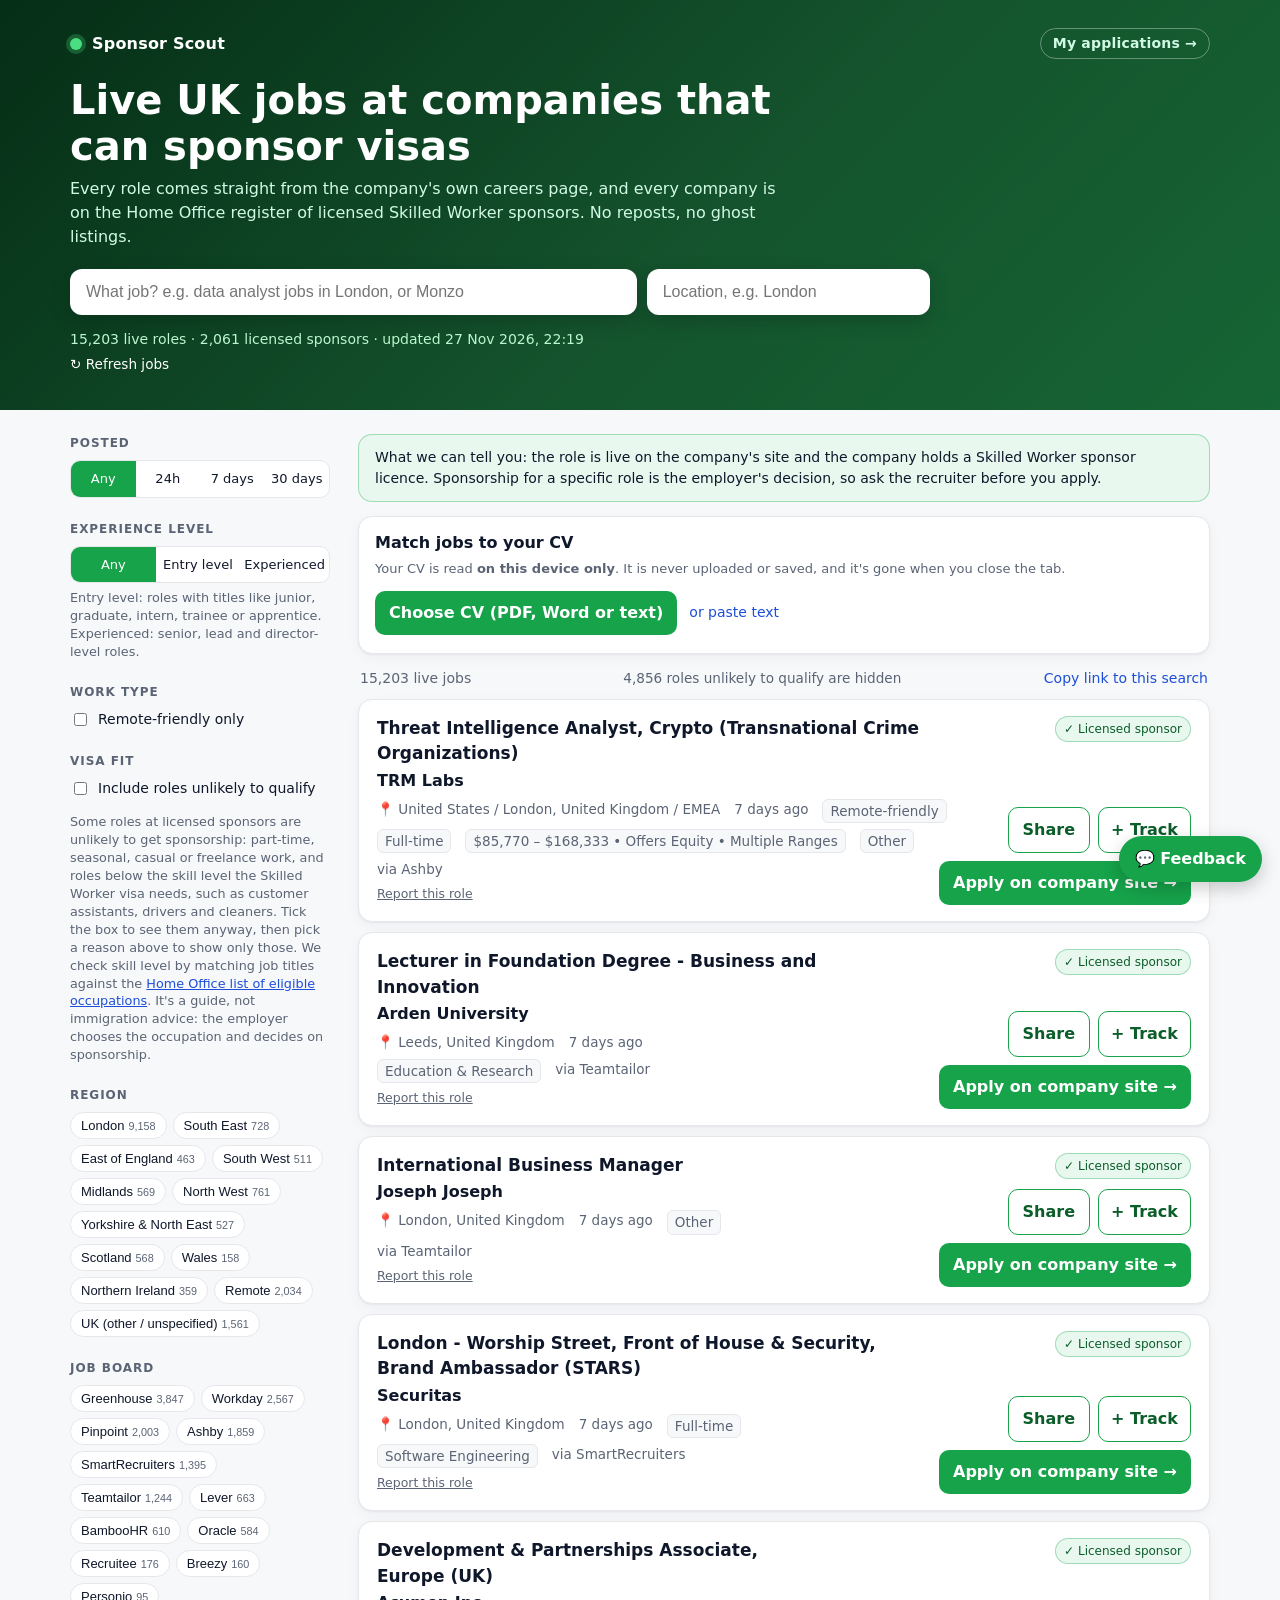
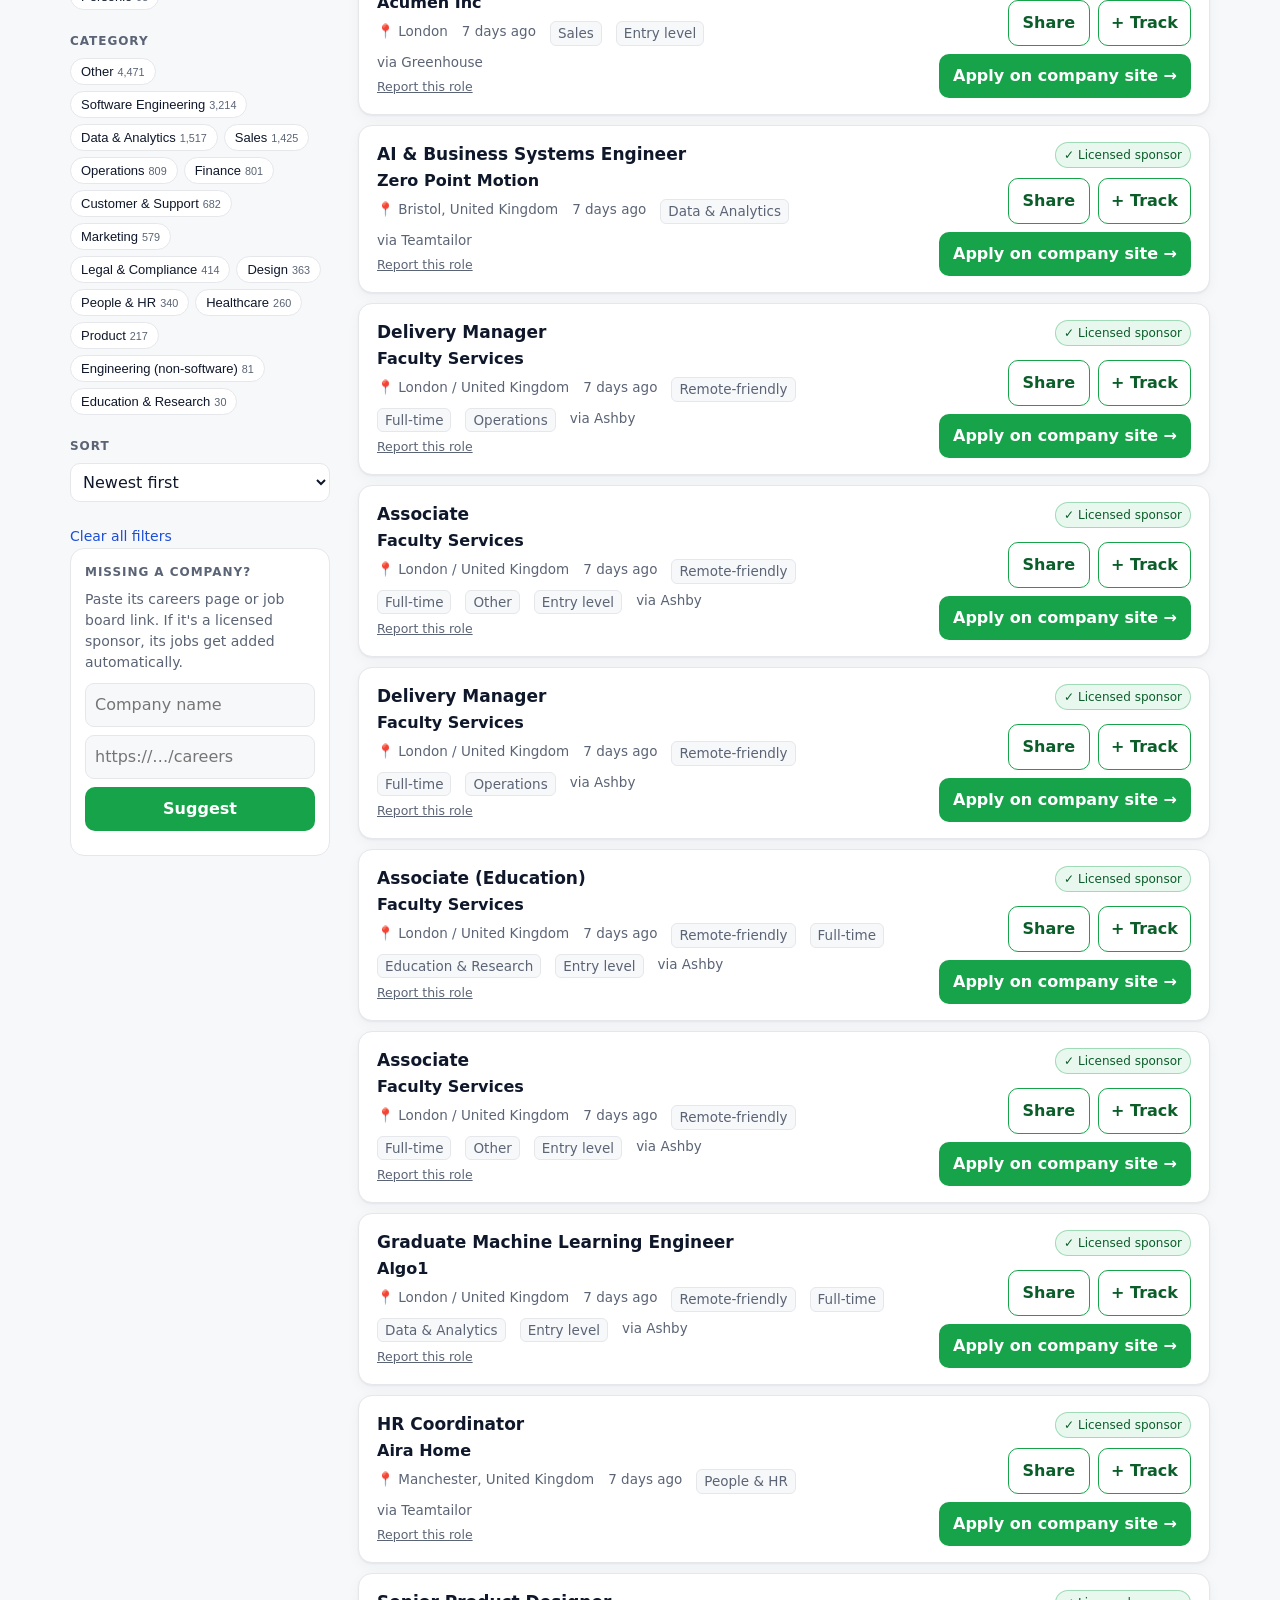
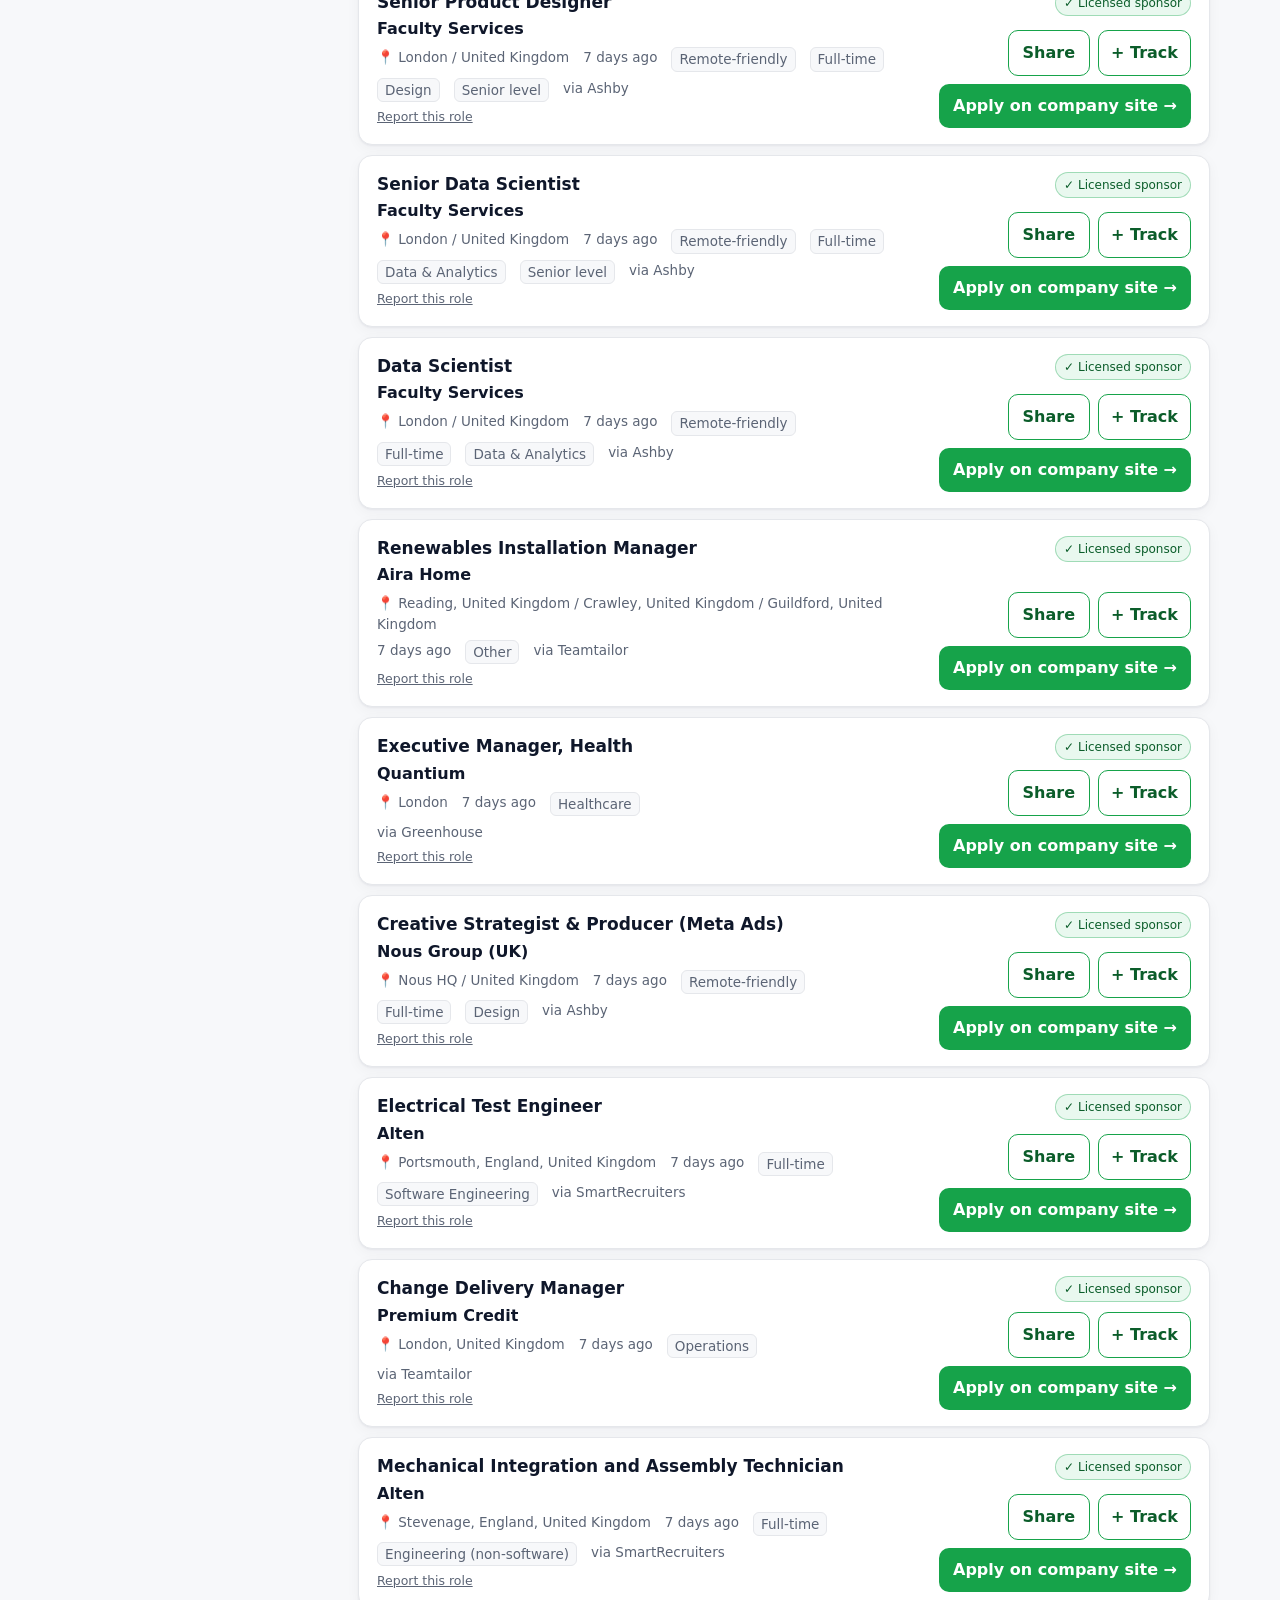
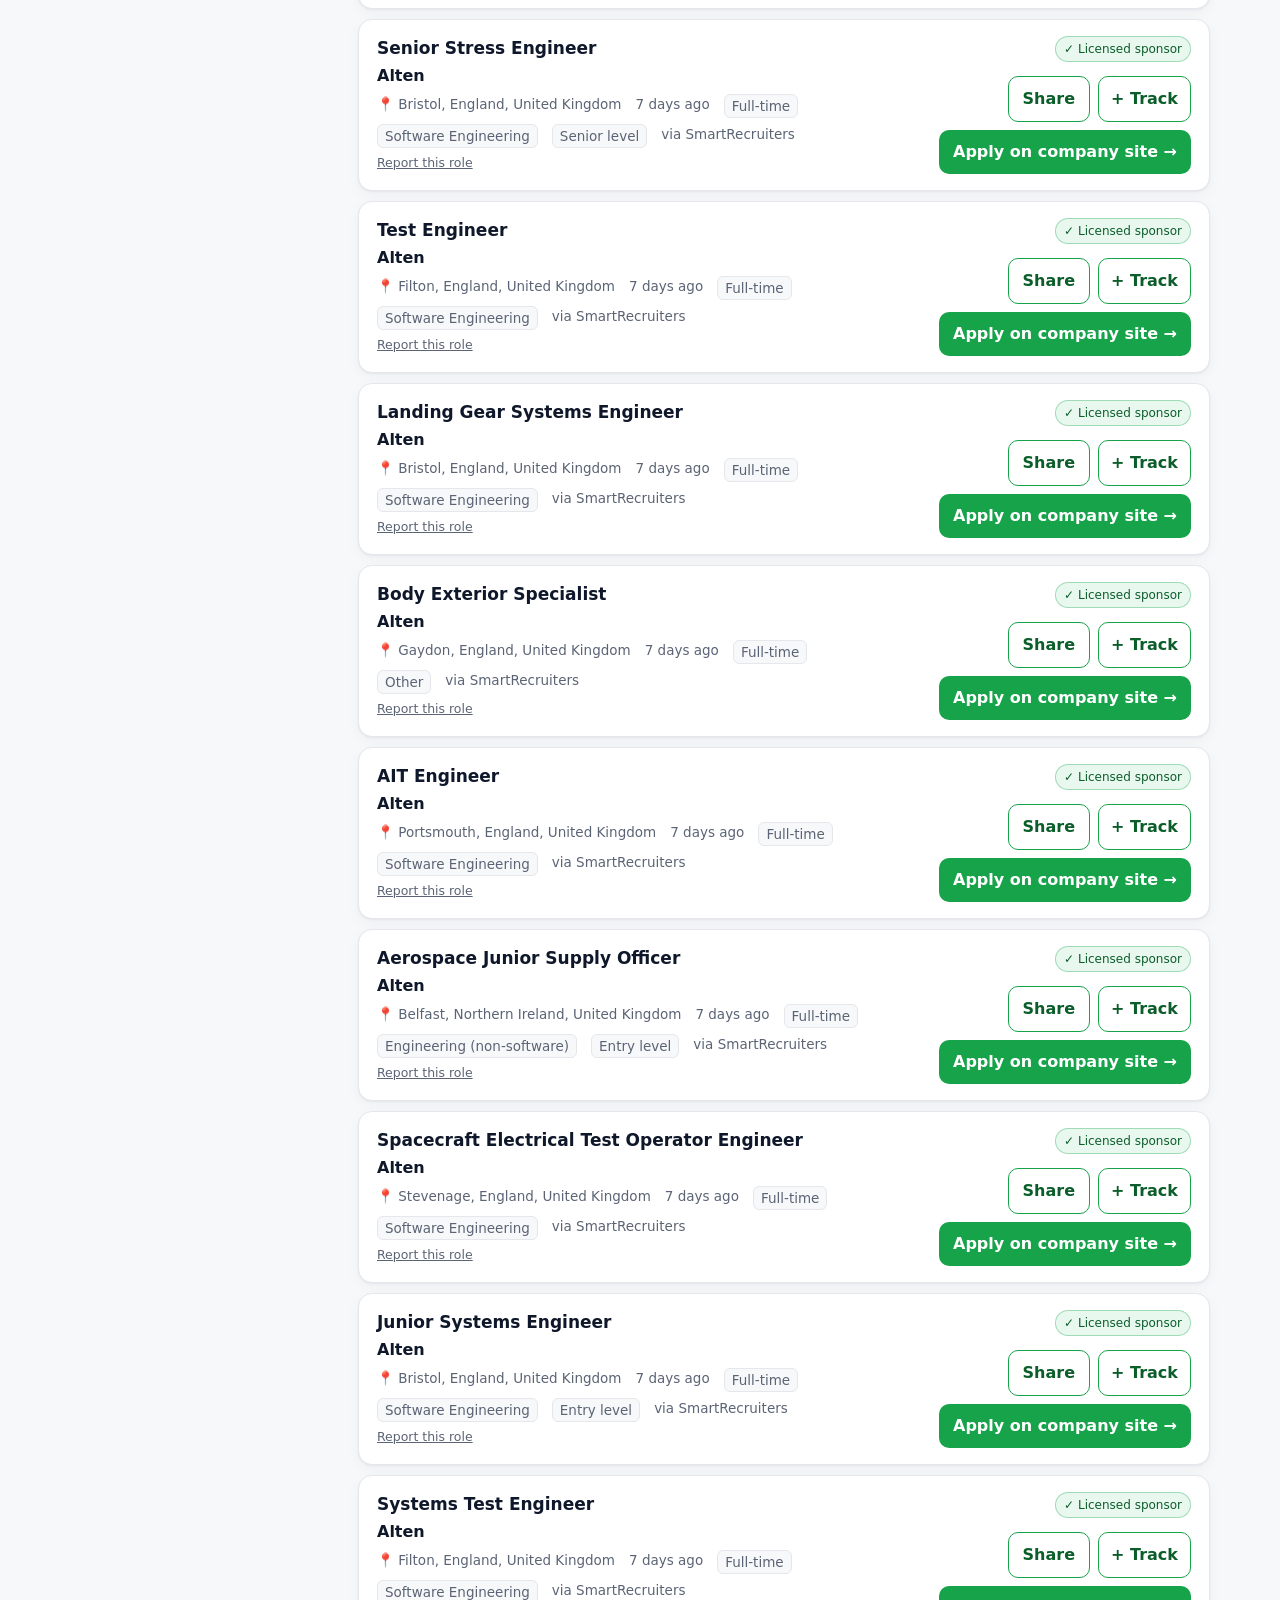
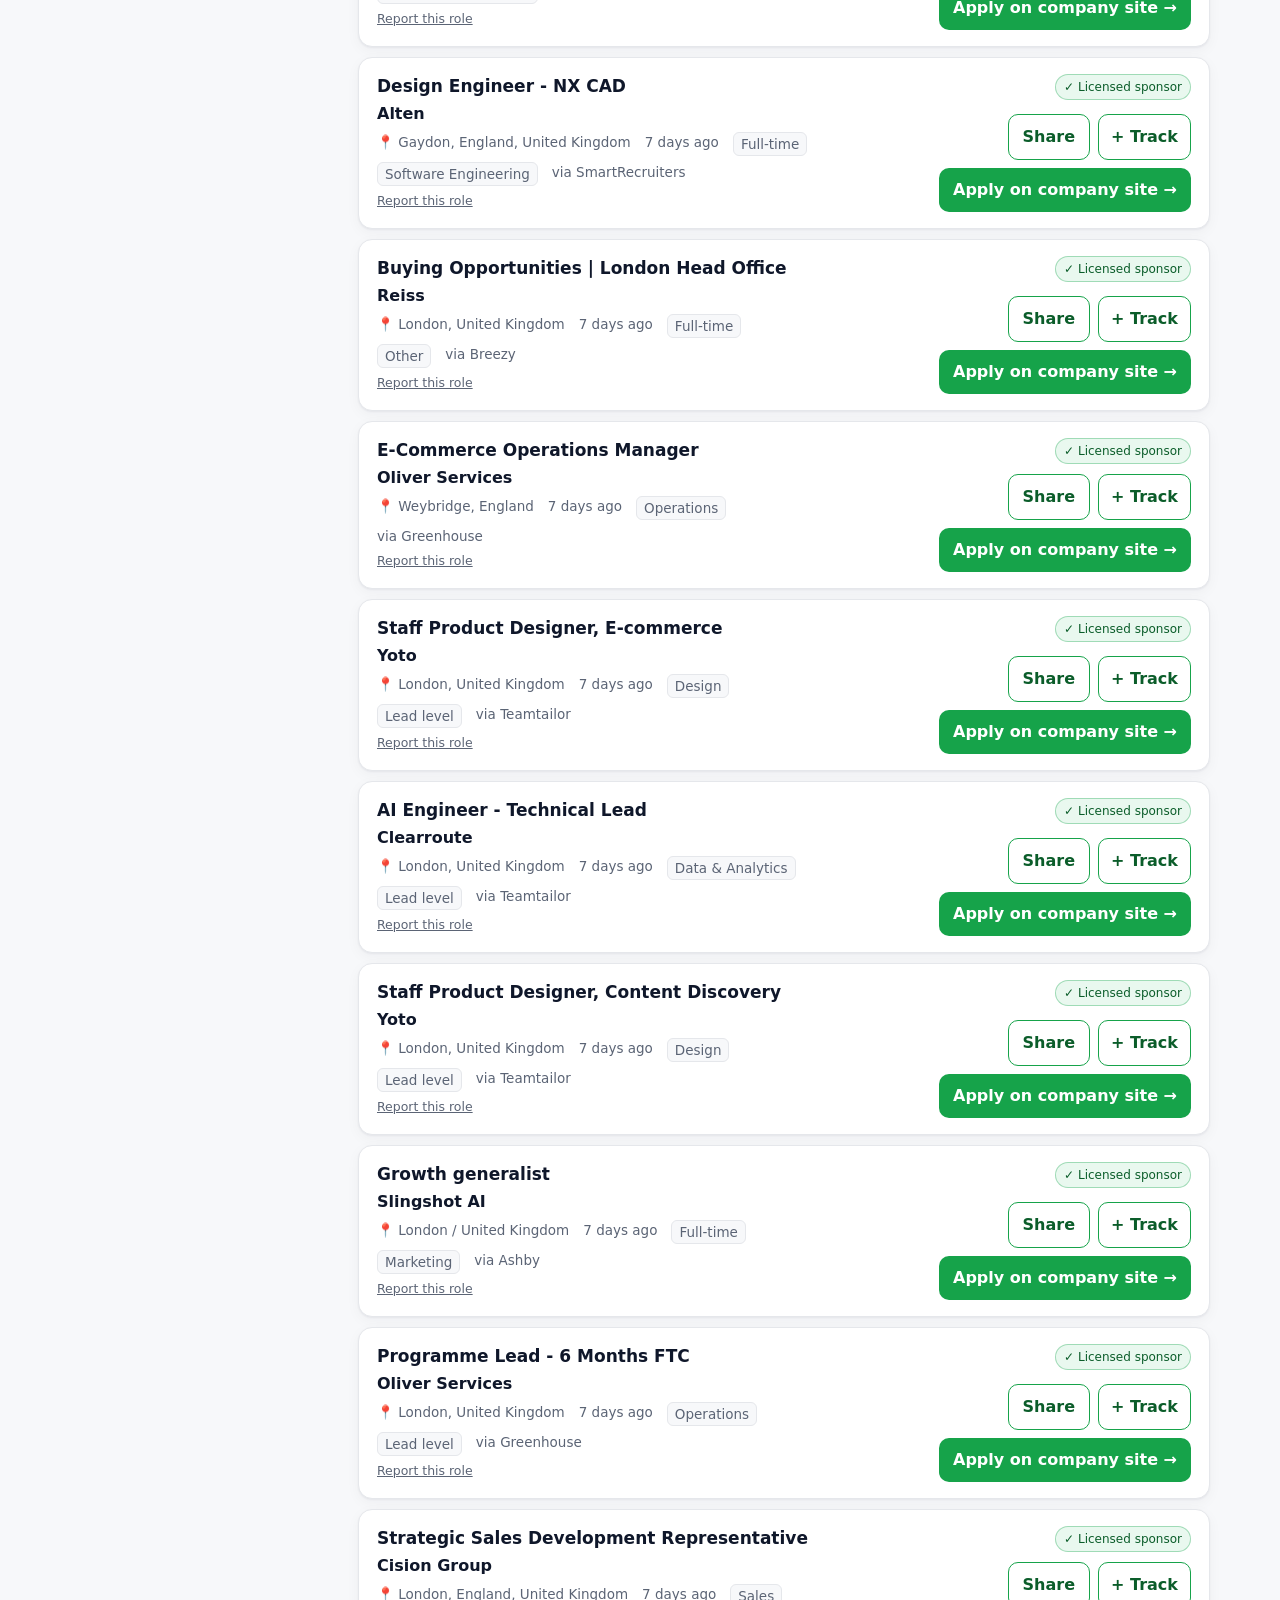
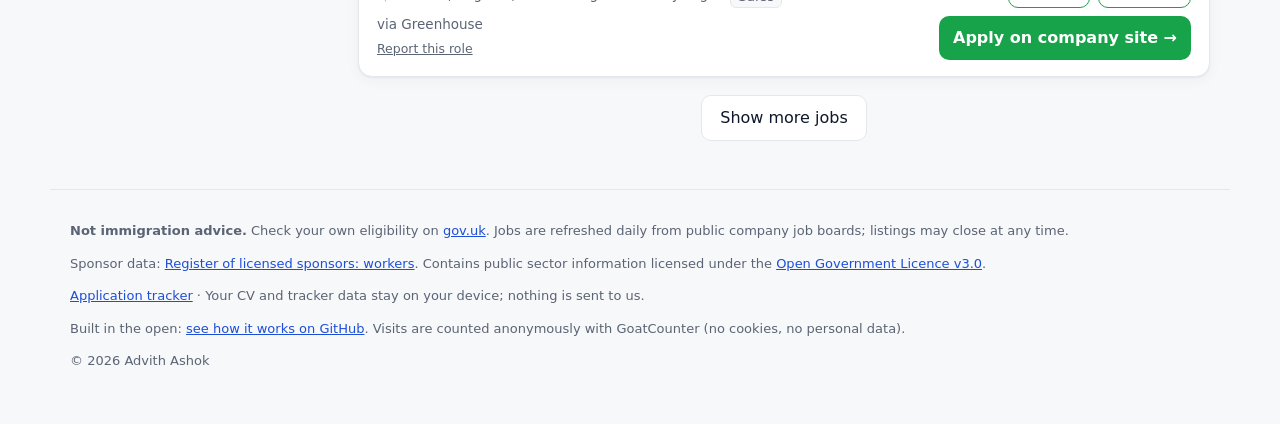
<file: site/index.html>
<!DOCTYPE html>
<!-- Sponsor Scout by Advith Ashok (github.com/Advith023/sponsor-live-jobs). Copyright (c) 2026 Advith Ashok. All rights reserved. Not licensed for reuse; see LICENSE. -->
<html lang="en-GB">
<head>
<meta name="author" content="Advith Ashok">
<meta name="copyright" content="Copyright (c) 2026 Advith Ashok. All rights reserved.">
<meta charset="utf-8">
<meta name="viewport" content="width=device-width, initial-scale=1">
<title>Sponsor Scout: live UK jobs at licensed visa sponsors</title>
<meta name="description" content="Live UK job openings pulled straight from company career pages, only at employers holding a Skilled Worker sponsor licence. No ghost listings.">
<link rel="canonical" href="https://advith023.github.io/sponsor-live-jobs/">
<meta property="og:type" content="website">
<meta property="og:title" content="Sponsor Scout: live UK jobs at licensed visa sponsors">
<meta property="og:description" content="Free. Live jobs only at UK employers licensed to sponsor visas, straight from their careers pages, updated twice a day.">
<meta property="og:url" content="https://advith023.github.io/sponsor-live-jobs/">
<meta name="twitter:card" content="summary">
<script type="application/ld+json">{"@context":"https://schema.org","@type":"WebSite","name":"Sponsor Scout","url":"https://advith023.github.io/sponsor-live-jobs/","description":"Live UK jobs at employers licensed to sponsor Skilled Worker visas.","creator":{"@type":"Person","name":"Advith Ashok"}}</script>
<link rel="icon" href="data:image/svg+xml,<svg xmlns='http://www.w3.org/2000/svg' viewBox='0 0 32 32'><circle cx='16' cy='16' r='14' fill='%2316a34a'/><circle cx='16' cy='16' r='5' fill='white'/></svg>">
<link rel="stylesheet" href="style.css">
<script src="config.js"></script>
</head>
<body>
<header class="hero">
  <div class="wrap">
    <div class="brand"><span class="dot"></span><span id="siteName">Sponsor Scout</span><a class="navlink" href="tracker/">My applications →</a></div>
    <h1 id="headline">Live UK jobs at companies that can sponsor visas</h1>
    <p class="lede" id="intro">Every role comes straight from the company's own careers page, and every company is on the Home Office register of licensed Skilled Worker sponsors. No reposts, no ghost listings.</p>
    <div class="search">
      <input id="q" type="search" placeholder="What job? e.g. data analyst jobs in London, or Monzo" autocomplete="off" aria-label="Search jobs">
      <input id="loc" type="search" placeholder="Location, e.g. London" autocomplete="off" aria-label="Location" list="locList">
      <datalist id="locList"></datalist>
    </div>
    <p class="qhint" id="qHint" hidden></p>
    <div class="stats" id="stats">Loading live jobs…</div>
    <div id="ticker" class="ticker" hidden><span id="tickerText"></span></div>
    <button id="refreshBtn" class="link" style="font-size:.85rem;margin-top:.25rem;color:#fff" hidden>↻ Refresh jobs</button>
  </div>
</header>

<main class="wrap layout">
  <aside class="filters" aria-label="Filters">
    <section>
      <h3>Posted</h3>
      <div class="seg" id="age">
        <button data-v="0" class="on">Any</button><button data-v="1">24h</button><button data-v="7">7 days</button><button data-v="30">30 days</button>
      </div>
    </section>
    <section>
      <h3>Experience level</h3>
      <div class="seg" id="lvl">
        <button data-v="" class="on">Any</button><button data-v="entry">Entry level</button><button data-v="exp">Experienced</button>
      </div>
      <p class="hint">Entry level: roles with titles like junior, graduate, intern, trainee or apprentice. Experienced: senior, lead and director-level roles.</p>
    </section>
    <section>
      <h3>Work type</h3>
      <label class="chk"><input type="checkbox" id="remote"> Remote-friendly only</label>
    </section>
    <section>
      <h3>Visa fit</h3>
      <label class="chk"><input type="checkbox" id="showAll"> Include roles unlikely to qualify</label>
      <div id="why" class="chips" hidden></div>
      <p class="hint">Some roles at licensed sponsors are unlikely to get sponsorship: part-time, seasonal, casual or freelance work, and roles below the skill level the Skilled Worker visa needs, such as customer assistants, drivers and cleaners. Tick the box to see them anyway, then pick a reason above to show only those. We check skill level by matching job titles against the <a href="https://www.gov.uk/guidance/immigration-rules/immigration-rules-appendix-skilled-occupations" target="_blank" rel="noopener">Home Office list of eligible occupations</a>. It's a guide, not immigration advice: the employer chooses the occupation and decides on sponsorship.</p>
    </section>
    <section>
      <h3>Region</h3>
      <div id="regions" class="chips"></div>
    </section>
    <section>
      <h3>Job board</h3>
      <div id="srcs" class="chips"></div>
    </section>
    <section>
      <h3>Category</h3>
      <div id="cats" class="chips"></div>
    </section>
    <section>
      <h3>Sort</h3>
      <select id="sort">
        <option value="new">Newest first</option>
        <option value="company">Company A to Z</option>
        <option value="title">Job title A to Z</option>
        <option value="match" id="sortMatch" disabled>Best CV match</option>
      </select>
    </section>
    <button id="reset" class="link">Clear all filters</button>

    <section class="promo" id="suggestBox">
      <h3>Missing a company?</h3>
      <p>Paste its careers page or job board link. If it's a licensed sponsor, its jobs get added automatically.</p>
      <form id="suggestForm">
        <input name="company" required placeholder="Company name" aria-label="Company name">
        <input name="link" type="url" required placeholder="https://…/careers" aria-label="Careers page link">
        <button type="submit" id="suggestBtn">Suggest</button>
      </form>
      <p id="suggestNote" class="small"></p>
      <p id="suggestMsg" class="small" role="status"></p>
    </section>

    <section class="promo" id="alertBox" hidden>
      <h3>Get new roles by email</h3>
      <form id="alertForm" method="POST" target="_blank">
        <input type="email" name="email" required placeholder="you@example.com" aria-label="Email">
        <input type="hidden" name="search" id="alertSearch">
        <button type="submit">Notify me</button>
      </form>
    </section>
    <section class="promo" id="featureBox" hidden>
      <h3>Hiring?</h3>
      <p>Put your role at the top for sponsored candidates.</p>
      <a id="featureLink" class="btn ghost" target="_blank" rel="noopener">Feature a role</a>
    </section>
  </aside>

  <section class="results">
    <div class="notice" id="noticeText">
      <strong>What we can tell you:</strong> the role is live on the company's site and the company holds a Skilled Worker sponsor licence.
      Sponsorship for a specific role is the employer's decision, so <strong>ask the recruiter</strong> before you apply.
    </div>
    <section class="cvbox" id="cvBox">
      <div class="cvhead">
        <div>
          <strong>Match jobs to your CV</strong>
          <p class="small">Your CV is read <b>on this device only</b>. It is never uploaded or saved, and it's gone when you close the tab.</p>
        </div>
        <div class="cvactions">
          <label class="btn">Choose CV (PDF, Word or text)<input type="file" id="cvFile" accept=".pdf,.docx,.txt,.md" hidden></label>
          <button class="link" id="cvPasteBtn" type="button">or paste text</button>
        </div>
      </div>
      <div id="cvPaste" hidden>
        <textarea id="cvText" rows="6" placeholder="Paste your CV text here"></textarea>
        <button class="btn" id="cvUseText" type="button">Match</button>
      </div>
      <div id="cvResult" class="small" role="status"></div>
    </section>
    <div class="bar"><span id="count"></span><span id="hiddenNote" class="muted" hidden></span><button id="share" class="link">Copy link to this search</button></div>
    <ol id="list" class="list"></ol>
    <div class="more"><button id="moreBtn" hidden>Show more jobs</button></div>
    <div id="empty" class="empty" hidden></div>
  </section>
</main>

<footer class="wrap foot">
  <p><strong>Not immigration advice.</strong> Check your own eligibility on <a href="https://www.gov.uk/skilled-worker-visa" target="_blank" rel="noopener">gov.uk</a>. Jobs are refreshed daily from public company job boards; listings may close at any time.</p>
  <p>Sponsor data: <a id="regLink" href="https://www.gov.uk/government/publications/register-of-licensed-sponsors-workers" target="_blank" rel="noopener">Register of licensed sponsors: workers</a>. Contains public sector information licensed under the <a href="https://www.nationalarchives.gov.uk/doc/open-government-licence/version/3/" target="_blank" rel="noopener">Open Government Licence v3.0</a>.</p>
  <p><a href="tracker/">Application tracker</a> · Your CV and tracker data stay on your device; nothing is sent to us.</p>
  <p>Built in the open: <a href="https://github.com/Advith023/sponsor-live-jobs" target="_blank" rel="noopener">see how it works on GitHub</a>. Visits are counted anonymously with GoatCounter (no cookies, no personal data).</p>
  <p>© <span id="yr"></span> <span id="owner">Advith Ashok</span></p>
</footer>

<div id="rateNudge" class="nudge" hidden role="dialog" aria-label="Rate Sponsor Scout">
  <span>How useful was Sponsor Scout?</span>
  <span class="nstars"><button type="button" data-v="1" aria-label="1 star">★</button><button type="button" data-v="2" aria-label="2 stars">★</button><button type="button" data-v="3" aria-label="3 stars">★</button><button type="button" data-v="4" aria-label="4 stars">★</button><button type="button" data-v="5" aria-label="5 stars">★</button></span>
  <button type="button" id="rateClose" class="nclose" aria-label="Close">×</button>
</div>
<button id="fbOpen" class="fbbtn" hidden>💬 Feedback</button>
<dialog id="fbDialog" class="fbdlg">
  <form id="fbForm" method="dialog">
    <h3>How can we make this better?</h3>
    <p class="small">Anonymous. Please don't include your name or contact details.</p>
    <div id="fbStarsRow" hidden>
      <span class="small">How useful is Sponsor Scout?</span>
      <div id="fbStars" role="group" aria-label="Rating out of 5">
        <button type="button" data-v="1" aria-label="1 star">★</button><button type="button" data-v="2" aria-label="2 stars">★</button><button type="button" data-v="3" aria-label="3 stars">★</button><button type="button" data-v="4" aria-label="4 stars">★</button><button type="button" data-v="5" aria-label="5 stars">★</button>
      </div>
    </div>
    <textarea id="fbText" rows="5" maxlength="1500" placeholder="What's missing, confusing or broken? (optional)"></textarea>
    <div class="fbacts"><button type="button" class="link" id="fbCancel">Cancel</button><button class="btn" id="fbSend">Send</button></div>
    <p id="fbMsg" class="small" role="status"></p>
  </form>
</dialog>

<template id="tpl">
  <li class="job">
    <div class="main">
      <a class="title" target="_blank" rel="noopener"></a>
      <div class="co"></div>
      <div class="meta"></div>
      <button type="button" class="link report" hidden>Report this role</button>
    </div>
    <div class="side">
      <span class="badge ok" title="On the Home Office register of licensed sponsors (Skilled Worker route)">✓ Licensed sponsor</span>
      <div class="match" hidden></div>
      <div class="acts">
        <button type="button" class="btn ghost share" title="Share this job">Share</button>
        <a class="btn ghost track" target="_blank" rel="noopener" title="Add this job to your application tracker">+ Track</a>
        <a class="btn apply" target="_blank" rel="noopener">Apply on company site →</a>
      </div>
    </div>
  </li>
</template>

<script src="match.js"></script>
<script src="app.js"></script>
<script data-goatcounter="https://advithashoksponsorlive.goatcounter.com/count" async src="//gc.zgo.at/count.js"></script>
</body>
</html>
</file>
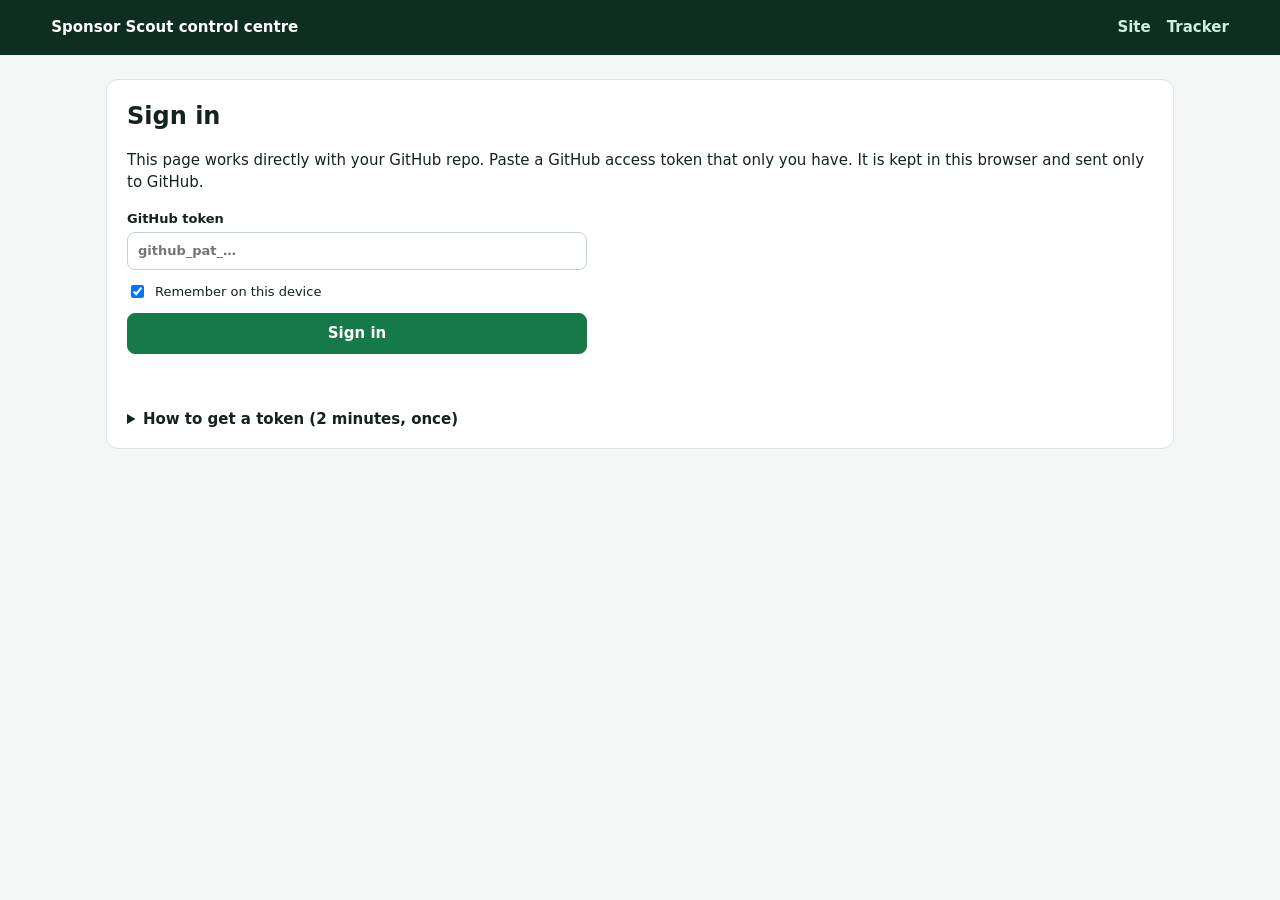
<file: site/admin/index.html>
<!DOCTYPE html>
<!-- Sponsor Scout by Advith Ashok (github.com/Advith023/sponsor-live-jobs). Copyright (c) 2026 Advith Ashok. All rights reserved. Not licensed for reuse; see LICENSE. -->
<html lang="en-GB">
<head>
<meta name="author" content="Advith Ashok">
<meta name="copyright" content="Copyright (c) 2026 Advith Ashok. All rights reserved.">
<meta charset="utf-8">
<meta name="viewport" content="width=device-width, initial-scale=1">
<meta name="robots" content="noindex, nofollow">
<title>Sponsor Scout control centre</title>
<link rel="icon" href="data:image/svg+xml,<svg xmlns='http://www.w3.org/2000/svg' viewBox='0 0 32 32'><circle cx='16' cy='16' r='14' fill='%2316a34a'/><circle cx='16' cy='16' r='5' fill='white'/></svg>">
<link rel="stylesheet" href="admin.css">
</head>
<body>
<header>
  <strong>Sponsor Scout control centre</strong>
  <nav><a href="../">Site</a><a href="../tracker/">Tracker</a><button id="signout" class="link" hidden>Sign out</button></nav>
</header>

<main>
  <!-- sign in -->
  <section id="login" class="card" hidden>
    <h1>Sign in</h1>
    <p>This page works directly with your GitHub repo. Paste a GitHub access token that only you have. It is kept in this browser and sent only to GitHub.</p>
    <form id="loginForm">
      <label>GitHub token<input id="token" type="password" autocomplete="off" required placeholder="github_pat_…"></label>
      <label class="chk"><input type="checkbox" id="remember" checked> Remember on this device</label>
      <button class="primary">Sign in</button>
      <p id="loginMsg" class="err" role="alert"></p>
    </form>
    <details>
      <summary>How to get a token (2 minutes, once)</summary>
      <ol>
        <li>On GitHub, click your picture (top right), then <b>Settings</b>.</li>
        <li>At the bottom of the left menu, click <b>Developer settings</b>, then <b>Personal access tokens</b>, then <b>Fine-grained tokens</b>.</li>
        <li>Click <b>Generate new token</b>. Name it "Sponsor Scout admin" and pick an expiry (90 days is sensible).</li>
        <li>Under <b>Repository access</b>, choose <b>Only select repositories</b> and pick <b>sponsor-live-jobs</b>.</li>
        <li>Under <b>Permissions</b>, set <b>Actions</b>, <b>Contents</b> and <b>Issues</b> to <b>Read and write</b>.</li>
        <li>Click <b>Generate token</b>, copy it and paste it above. Don't share it or save it anywhere public.</li>
      </ol>
    </details>
  </section>

  <div id="app" hidden>
    <p id="who" class="muted"></p>
    <nav class="jump"><a href="#sec-overview">Overview</a><a href="#sec-popular">Popular jobs</a><a href="#sec-refresh">Refresh</a><a href="#sec-signals">Needs a look</a><a href="#sec-quality">Quality check</a><a href="#sec-suggestions">Suggestions</a><a href="#sec-feedback">Feedback</a><a href="#sec-settings">Site settings</a><a href="#sec-companies">Companies</a></nav>

    <!-- overview -->
    <section class="card" id="sec-overview">
      <div class="bar"><h2>Overview</h2><button id="reloadAll">Reload</button></div>
      <div id="stats" class="stats"></div>
      <div id="sources" class="chips"></div>
    </section>

    <!-- popular jobs -->
    <section class="card" id="sec-popular">
      <div class="bar"><h2>Popular jobs</h2><button id="loadPopular">Load</button></div>
      <p class="muted">Shows which jobs visitors are clicking "Apply" on, ranked by clicks. Needs a GoatCounter API token (kept in this browser only, sent only to GoatCounter).</p>
      <div id="gcSetup">
        <label>GoatCounter API token <input id="gcToken" type="password" autocomplete="off" placeholder="Paste token here"></label>
        <button id="gcSave" class="primary" type="button">Save token</button>
        <span id="gcMsg" class="muted small"></span>
        <details>
          <summary>How to get a token (1 minute, once)</summary>
          <ol>
            <li>Go to <a href="https://advithashoksponsorlive.goatcounter.com/user/api-tokens" target="_blank" rel="noopener">GoatCounter API tokens</a> (sign in if needed).</li>
            <li>Add a new token with <b>Read</b> permission.</li>
            <li>Copy and paste it above.</li>
          </ol>
        </details>
      </div>
      <div id="popularPeriod" hidden>
        <select id="gcPeriod">
          <option value="day">Today</option>
          <option value="week" selected>This week</option>
          <option value="month">This month</option>
        </select>
      </div>
      <div id="popularStats" class="stats" hidden></div>
      <table class="tbl" id="popularTable" hidden><thead><tr><th>#</th><th>Job title</th><th>Company</th><th>Clicks</th></tr></thead><tbody id="popularRows"></tbody></table>
    </section>

    <!-- refresh -->
    <section class="card" id="sec-refresh">
      <div class="bar"><h2>Refresh jobs</h2></div>
      <p class="muted">Runs automatically twice a day, at 05:17 and 13:43 UTC. Run it now if you've added companies or want fresh jobs.</p>
      <div class="row">
        <label>How many new sponsors to check
          <select id="batch">
            <option value="300">Quick: 300 new sponsors (about 10 min)</option>
            <option value="1500">Medium: 1,500 (about 25 min)</option>
            <option value="8000" selected>Full: up to 8,000 (about 2 hours)</option>
          </select>
        </label>
        <button id="runNow" class="primary">Run refresh now</button>
      </div>
      <p class="muted small">Every run re-fetches all known job boards, so jobs from added companies appear even on a quick run.</p>
      <p id="runMsg" role="status"></p>
      <table class="tbl"><thead><tr><th>Started</th><th>Type</th><th>Status</th><th>Took</th><th></th></tr></thead><tbody id="runs"></tbody></table>
    </section>

    <!-- suggestions -->
    <section class="card" id="sec-suggestions">
      <div class="bar"><h2>Suggestions from visitors</h2><span id="sugCount" class="muted"></span></div>
      <p class="muted">New suggestions are tried on every refresh anyway. <b>Approve</b> keeps the company permanently. <b>Reject</b> stops it being tried. Everything stays listed with its status, and <b>Undo</b> reverses either.</p>
      <table class="tbl"><thead><tr><th>Company</th><th>Link</th><th>Platform</th><th>Status</th><th></th></tr></thead><tbody id="sugs"></tbody></table>
    </section>

    <!-- needs a look -->
    <section class="card" id="sec-signals">
      <div class="bar"><h2>Needs a look</h2><span id="sigCount" class="muted"></span></div>
      <p class="muted">Live roles showing signs they probably can't be sponsored, with what to do about each. Nothing here is hidden until you choose. <b>Hide</b> removes one job completely. <b>Always hide</b> moves every job with that sign off the main list, now and after every refresh. Visitors can still find them by ticking "Include roles unlikely to qualify", filtered by reason. It can be turned off. Reported jobs and single <b>Hide</b>s are removed completely.</p>
      <div id="sigCards"></div>
    </section>

    <!-- quality -->
    <section class="card" id="sec-quality">
      <div class="bar"><h2>Quality check</h2></div>
      <p class="muted">Keeps roles that can't be sponsored off the site. Every decision here is saved to the repo and applies from the next refresh (twice a day, or run one from "Refresh jobs").</p>
      <p id="qSummary" class="muted"></p>

      <h3>Check a role</h3>
      <p class="muted">Paste a job title or a job link to see whether it's shown or hidden on the site, and hide or keep it.</p>
      <div class="qsearch"><input id="qSearch" type="search" placeholder="e.g. Beauty Expert, or https://..." aria-label="Job title or link"><button id="qSearchBtn" type="button">Check</button></div>
      <p id="qSearchMsg" class="muted small"></p>
      <table class="tbl"><tbody id="qSearchRows"></tbody></table>

      <h3>Reported by visitors <span id="qReportCount" class="muted small"></span></h3>
      <p class="muted">Each "Report this role" tap from the site. <b>Hide</b> removes that one job only, never other jobs with a similar title. <b>Ignore</b> marks the report as checked and leaves the role on the site. <b>Undo</b> reverses either.</p>
      <table class="tbl"><thead><tr><th>Status</th><th>Role</th><th>Company</th><th>Sent</th><th></th></tr></thead><tbody id="qReports"></tbody></table>

      <h3>Titles the checks weren't sure about</h3>
      <table class="tbl"><thead><tr><th>Now</th><th>Title</th><th>Jobs</th><th>Example</th><th></th></tr></thead><tbody id="qRows"></tbody></table>
      <h3>Your rules</h3>
      <table class="tbl"><tbody id="qRules"></tbody></table>
    </section>

    <!-- feedback -->
    <section class="card" id="sec-feedback">
      <div class="bar"><h2>Feedback from visitors</h2><span id="fbCount" class="muted"></span></div>
      <p class="muted">Anonymous notes sent from the site's "Feedback" button. Hiding one only hides it on this device.</p>
      <table class="tbl"><thead><tr><th>Sent</th><th>Feedback</th><th></th></tr></thead><tbody id="fbs"></tbody></table>
    </section>

    <!-- settings -->
    <section class="card" id="sec-settings">
      <div class="bar"><h2>Site settings</h2><a href="../" target="_blank" rel="noopener">Open site</a></div>
      <p class="muted">Change the wording, colour and links on the public site. Saving publishes the change; it's live in about a minute.</p>
      <form id="settings" class="grid">
        <label>Site name<input name="siteName" maxlength="40"></label>
        <label>Owner name (footer)<input name="ownerName" maxlength="60"></label>
        <label class="wide">Headline<input name="headline" maxlength="120"></label>
        <label class="wide">Intro text<textarea name="intro" rows="3" maxlength="400"></textarea></label>
        <label class="wide">Notice above the jobs<textarea name="notice" rows="3" maxlength="400"></textarea></label>
        <label>Brand colour<input name="brandColor" type="color"></label>
        <label>Job alerts form link (leave empty to hide)<input name="alertFormAction" type="url" placeholder="https://formspree.io/f/…"></label>
        <label>"Feature a role" contact link (leave empty to hide)<input name="featureContactUrl" placeholder="mailto:you@example.com or https://…"></label>
        <label class="wide">Google Form pre-filled link (suggestions and feedback) (see "Set up the suggestion form" below)<input name="suggestGoogleFormPrefill" type="url" placeholder="https://docs.google.com/forms/d/e/…/viewform?usp=pp_url&entry.…=COMPANY&entry.…=LINK&entry.…=FEEDBACK"></label>
        <label class="wide">Suggestions sheet, published as CSV<input name="suggestionsCsvUrl" type="url" placeholder="https://docs.google.com/spreadsheets/d/e/…/pub?output=csv"></label>
        <input type="hidden" name="suggestEndpoint">
        <div class="wide row"><button class="primary">Save and publish</button><span id="setMsg" role="status"></span></div>
      </form>
      <details>
        <summary>Set up the suggestion and feedback form (once, about 5 minutes, no login needed for visitors)</summary>
        <ol>
          <li>Go to <b>forms.google.com</b> and create a blank form called "Suggest a company".</li>
          <li>Add four questions, in this order: <b>Company name</b> (Short answer), <b>Careers page link</b> (Short answer), <b>Feedback</b> (Paragraph) and <b>Rating</b> (Rating, 1 to 5). Leave all three <b>not required</b>, and in <b>Settings</b> make sure <b>Collect email addresses</b> is off.</li>
          <li>Click the <b>⋮</b> menu (top right), then <b>Get pre-filled link</b>. Type <b>COMPANY</b>, <b>LINK</b> and <b>FEEDBACK</b> in the first three answers, click <b>Get link</b>, then <b>Copy link</b>. Paste it in the first box above and add <b>&amp;entry.NUMBER=RATING</b> for the rating question (or ask for help finding its number).</li>
          <li>In the form's <b>Responses</b> tab, click <b>Link to Sheets</b> and create a new sheet.</li>
          <li>In that sheet: <b>File</b>, <b>Share</b>, <b>Publish to web</b>. Choose the responses tab and <b>Comma-separated values (.csv)</b>, click <b>Publish</b>, and copy the link. Paste it in the second box above.</li>
          <li>Click <b>Save and publish</b>. The site's "Missing a company?" box now sends to your form, and every refresh reads the sheet.</li>
        </ol>
      </details>
    </section>

    <!-- companies -->
    <section class="card" id="sec-companies">
      <div class="bar"><h2>Companies you've added</h2><span id="seedCount" class="muted"></span></div>
      <form id="addSeed" class="row">
        <label>Company name<input name="company" required placeholder="As on the sponsor register, e.g. Monzo Bank"></label>
        <label>Careers or job board link<input name="link" type="url" required placeholder="https://…"></label>
        <button class="primary">Add</button>
      </form>
      <p id="seedMsg" role="status"></p>
      <table class="tbl"><thead><tr><th>Company</th><th>Board</th><th>Last refresh</th><th></th></tr></thead><tbody id="seeds"></tbody></table>
    </section>
  </div>
</main>
<script src="admin.js"></script>
</body>
</html>
</file>
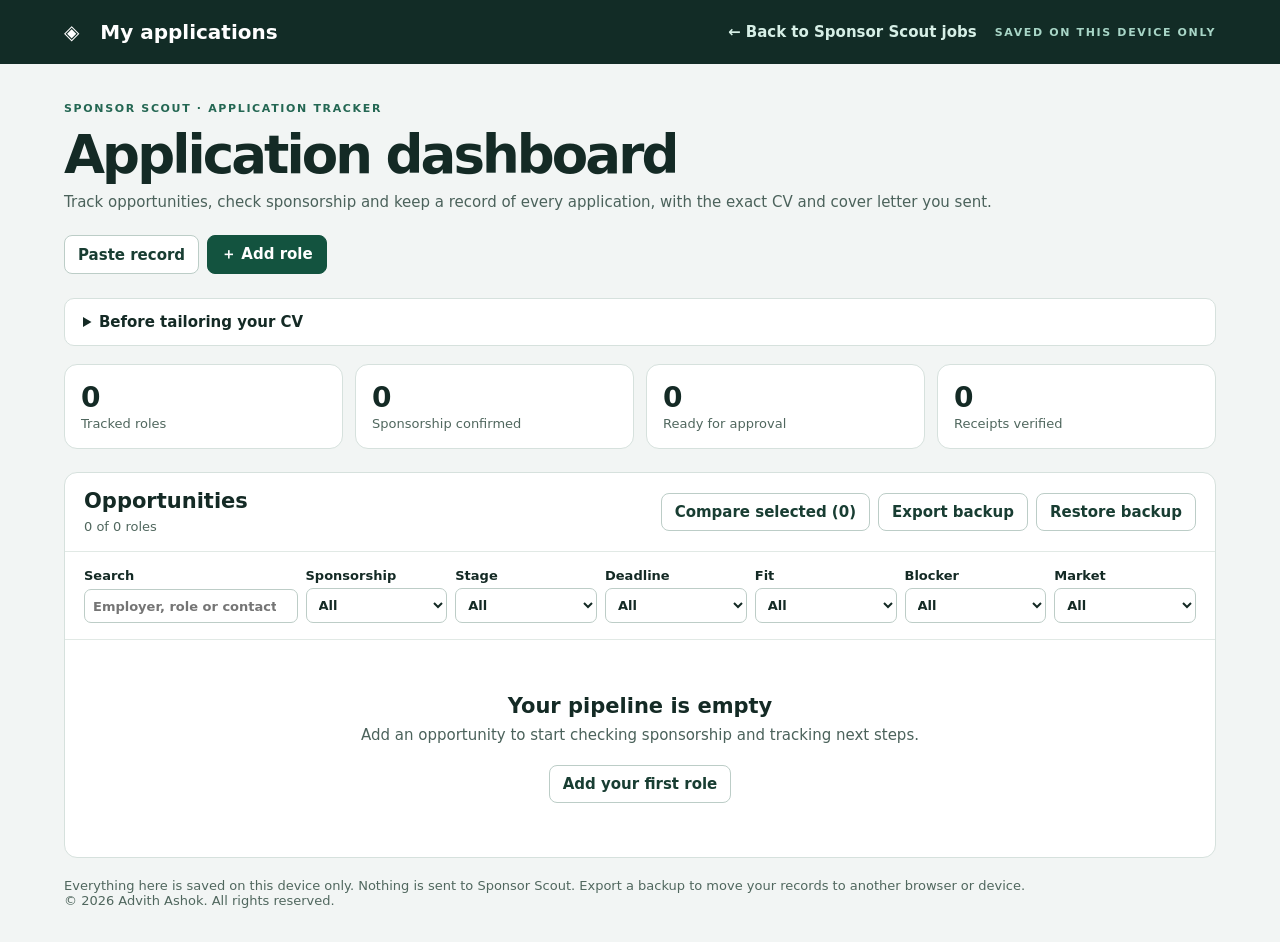
<file: site/tracker/index.html>
<!doctype html><html lang="en-GB"><meta charset="utf-8"><meta name="author" content="Advith Ashok"><meta name="copyright" content="Copyright (c) 2026 Advith Ashok. All rights reserved."><meta name="viewport" content="width=device-width,initial-scale=1"><title>My applications · Sponsor Scout</title><link rel="stylesheet" href="style.css">
<!-- Sponsor Scout by Advith Ashok (github.com/Advith023/sponsor-live-jobs). Copyright (c) 2026 Advith Ashok. All rights reserved. Not licensed for reuse; see LICENSE. -->
<body><header><strong>◈ &nbsp; My applications</strong><nav><a href="../">← Back to Sponsor Scout jobs</a><span>SAVED ON THIS DEVICE ONLY</span></nav></header><main>
<section class="hero"><div><small>SPONSOR SCOUT · APPLICATION TRACKER</small><h1>Application dashboard</h1><p>Track opportunities, check sponsorship and keep a record of every application, with the exact CV and cover letter you sent.</p></div><div class="actions"><button id="paste-role">Paste record</button><button id="add" class="primary">＋ Add role</button></div></section>
<details class="workflow"><summary>Before tailoring your CV</summary><p>Complete the ten research checks in the opportunity record. Record dates, links and unknowns. Check the official sponsor register against the employer’s legal entity and assess whether the specific vacancy is likely to sponsor you. Employer licensing alone does not confirm role sponsorship.</p><p>Use your master CV as the evidence baseline and note any material gaps before tailoring. For roles outside London, add “Open to relocation” to the CV. Draft a cover letter for applications you intend to pursue.</p></details>
<section id="stats" class="stats" aria-label="Pipeline summary"></section>
<section class="panel"><div class="bar"><div><h2>Opportunities</h2><span id="count"></span></div><div class="actions"><button id="compare">Compare selected</button><button id="export">Export backup</button><button id="import">Restore backup</button><input type="file" id="file" accept=".json" hidden></div></div>
<div id="filters" class="filters"></div><div id="results"></div></section>
<footer>Everything here is saved on this device only. Nothing is sent to Sponsor Scout. Export a backup to move your records to another browser or device.<br>© 2026 Advith Ashok. All rights reserved.</footer></main>
<dialog id="paste-dialog"><form id="paste-form"><div class="bar"><h2>Paste a record</h2><button type="button" data-close="paste-dialog">Close</button></div><p>Paste one role with one field per line, such as Employer: Company name. Existing JSON records also work. Review the filled fields before saving.</p><label>Application record<textarea id="record-text" rows="10" required spellcheck="false"></textarea></label><p id="paste-error" role="alert"></p><div class="bar"><button type="button" id="record-template">Show blank template</button><button class="primary">Fill editable form</button></div></form></dialog>
<dialog id="editor"><form id="form"><div class="bar"><h2 id="heading"></h2><button type="button" data-close="editor">Close</button></div><div id="fields"></div><p id="notice" role="alert"></p><div class="bar"><button type="button" id="remove">Delete record</button><button class="primary">Save role</button></div></form></dialog>
<dialog id="comparison"><div class="bar"><h2>Compare opportunities</h2><button data-close="comparison">Close</button></div><div id="matrix"></div></dialog>
<dialog id="attachments"><div class="bar"><h2>Application attachments</h2><button type="button" data-close="attachments">Close</button></div>
<p id="attachment-role"></p><div class="folderbox"><p id="folder-status">Files are kept in this browser on this device.</p><button type="button" id="folder-pick">Save files to a folder on this computer</button><button type="button" id="folder-forget" hidden>Stop using the folder</button></div><p class="fine">Each role gets its own sub-folder, named after the company, role and date, so your CV and cover letter keep their usual file names. Folder saving works in Chrome and Edge on a computer; on phones and other browsers files stay in this browser. Nothing is uploaded.</p>
<form id="attach-form"><fieldset><legend>Add a file</legend><label>Document type<select id="attach-type"><option>CV</option><option>Cover letter</option></select></label><label>File (PDF or DOCX, up to 20 MB)<input id="attach-file" type="file" accept=".pdf,.docx" required></label></fieldset><button class="primary">Save attachment</button></form>
<p id="attach-message" role="status"></p><ul id="attach-list"></ul></dialog>
<script src="app.js"></script><script src="attachments.js"></script><script data-goatcounter="https://advithashoksponsorlive.goatcounter.com/count" async src="//gc.zgo.at/count.js"></script>
</body></html>
</file>
<file: site/style.css>
/* Sponsor Scout by Advith Ashok (github.com/Advith023/sponsor-live-jobs). Copyright (c) 2026 Advith Ashok. All rights reserved. Not licensed for reuse; see LICENSE. */
:root{
  --bg:#f7f8fa;--card:#fff;--ink:#0f172a;--muted:#5b6475;--line:#e5e7eb;
  --brand:#16a34a;--brand-ink:#0b5d2a;--brand-soft:#e9f8ef;--accent:#1d4ed8;
  --radius:14px;--shadow:0 1px 2px rgba(15,23,42,.05),0 4px 14px rgba(15,23,42,.04);
}
@media (prefers-color-scheme:dark){
  :root{--bg:#0b0f17;--card:#121826;--ink:#e6e9ef;--muted:#9aa3b2;--line:#222b3b;--brand-soft:#0f2a1a;--brand-ink:#86efac;--accent:#93b4ff}
}
*{box-sizing:border-box}
html{-webkit-text-size-adjust:100%}
body{margin:0;font:16px/1.5 system-ui,-apple-system,"Segoe UI",Roboto,Inter,sans-serif;background:var(--bg);color:var(--ink)}
a{color:var(--accent)}
.wrap{max-width:1180px;margin:0 auto;padding:0 20px}

.hero{background:linear-gradient(135deg,#052e16 0%,#14532d 55%,#166534 100%);color:#fff;padding:28px 0 34px}
.brand{display:flex;align-items:center;gap:10px;font-weight:700;letter-spacing:.2px}
.dot{width:12px;height:12px;border-radius:50%;background:#4ade80;box-shadow:0 0 0 4px rgba(74,222,128,.25);animation:pulse 2s infinite}
@keyframes pulse{50%{box-shadow:0 0 0 8px rgba(74,222,128,0)}}
.hero h1{font-size:clamp(26px,4vw,40px);line-height:1.15;margin:18px 0 8px;max-width:760px}
.lede{color:#d1fae5;max-width:720px;margin:0 0 20px}
.search{display:grid;grid-template-columns:2fr 1fr;gap:10px;max-width:860px}
.search input{width:100%;padding:14px 16px;border-radius:12px;border:0;font-size:16px;background:#fff;color:#0f172a;box-shadow:0 6px 20px rgba(0,0,0,.18)}
.search input:focus{outline:3px solid #4ade80}
.stats{margin-top:14px;color:#bbf7d0;font-size:14px}
.ticker{margin-top:8px;font-size:13px;color:#86efac;overflow:hidden;white-space:nowrap;position:relative;height:1.5em}
.ticker span{display:inline-block;animation:scroll-left 30s linear infinite}
@keyframes scroll-left{0%{transform:translateX(100%)}100%{transform:translateX(-100%)}}

.layout{display:grid;grid-template-columns:260px 1fr;gap:28px;padding-top:24px;padding-bottom:30px}
.filters section{margin-bottom:22px}
.filters h3{font-size:12px;text-transform:uppercase;letter-spacing:.08em;color:var(--muted);margin:0 0 8px}
.seg{display:flex;background:var(--card);border:1px solid var(--line);border-radius:10px;overflow:hidden}
.seg button{flex:1;border:0;background:none;padding:8px 4px;font:inherit;font-size:13px;color:var(--ink);cursor:pointer}
.seg button.on{background:var(--brand);color:#fff}
.chips{display:flex;flex-wrap:wrap;gap:6px}
.chip{border:1px solid var(--line);background:var(--card);color:var(--ink);border-radius:999px;padding:5px 10px;font-size:13px;cursor:pointer}
.chip.on{background:var(--brand-soft);border-color:var(--brand);color:var(--brand-ink);font-weight:600}
.chip small{color:var(--muted);margin-left:4px}
.chk{display:flex;gap:8px;align-items:center;font-size:14px;cursor:pointer}
select{width:100%;padding:8px;border-radius:10px;border:1px solid var(--line);background:var(--card);color:var(--ink);font:inherit}
.link{background:none;border:0;color:var(--accent);cursor:pointer;font:inherit;font-size:14px;padding:0}
.promo{background:var(--card);border:1px solid var(--line);border-radius:var(--radius);padding:14px}
.promo p{margin:0 0 10px;font-size:14px;color:var(--muted)}
.promo form{display:flex;flex-direction:column;gap:8px}
.promo input{padding:9px;border-radius:9px;border:1px solid var(--line);background:var(--bg);color:var(--ink);font:inherit}
.promo button,.btn{display:inline-block;text-align:center;text-decoration:none;border:0;border-radius:10px;padding:10px 14px;font:inherit;font-weight:600;cursor:pointer;background:var(--brand);color:#fff}
.btn.ghost{background:transparent;color:var(--brand-ink);border:1px solid var(--brand)}

.notice{background:var(--brand-soft);border:1px solid rgba(22,163,74,.35);border-radius:var(--radius);padding:12px 16px;font-size:14px;margin-bottom:14px}
.bar{display:flex;justify-content:space-between;align-items:center;margin:4px 2px 10px;color:var(--muted);font-size:14px}
.list{list-style:none;margin:0;padding:0;display:flex;flex-direction:column;gap:10px}
.job{display:flex;justify-content:space-between;gap:16px;background:var(--card);border:1px solid var(--line);border-radius:var(--radius);padding:16px 18px;box-shadow:var(--shadow);transition:border-color .15s,transform .15s}
.job:hover{border-color:var(--brand);transform:translateY(-1px)}
.title{font-weight:700;font-size:17px;color:var(--ink);text-decoration:none}
.title:hover{text-decoration:underline}
.co{font-weight:600;color:var(--ink);margin-top:2px}
.meta{display:flex;flex-wrap:wrap;gap:6px 14px;color:var(--muted);font-size:13.5px;margin-top:6px}
.meta .tag{background:var(--bg);border:1px solid var(--line);border-radius:6px;padding:1px 7px}
.meta .new{color:var(--brand-ink);font-weight:700}
.side{display:flex;flex-direction:column;align-items:flex-end;justify-content:space-between;gap:10px;min-width:190px}
.badge{font-size:12px;padding:3px 8px;border-radius:999px;white-space:nowrap}
.badge.ok{background:var(--brand-soft);color:var(--brand-ink);border:1px solid rgba(22,163,74,.35)}
.apply{white-space:nowrap}
.more{text-align:center;margin:18px 0}
.more button{background:var(--card);color:var(--ink);border:1px solid var(--line);border-radius:10px;padding:10px 18px;font:inherit;cursor:pointer}
.empty{text-align:center;color:var(--muted);padding:40px 10px;background:var(--card);border:1px dashed var(--line);border-radius:var(--radius)}
.foot{color:var(--muted);font-size:13px;border-top:1px solid var(--line);padding-top:18px;padding-bottom:40px}

@media (max-width:860px){
  .layout{grid-template-columns:1fr}
  .filters{order:2}
  .search{grid-template-columns:1fr}
  .job{flex-direction:column}
  .side{flex-direction:row;align-items:center;min-width:0}
}

/* nav, CV matcher, match badges, tracker link, suggestions */
.brand .navlink{margin-left:auto;color:#d1fae5;font-weight:600;font-size:14px;text-decoration:none;border:1px solid rgba(255,255,255,.35);border-radius:999px;padding:4px 12px}
.brand .navlink:hover{background:rgba(255,255,255,.1)}
.small{font-size:13px;color:var(--muted);margin:4px 0 0}
.cvbox{background:var(--card);border:1px solid var(--line);border-radius:var(--radius);padding:14px 16px;margin-bottom:14px;box-shadow:var(--shadow)}
.cvhead{display:flex;justify-content:space-between;align-items:center;gap:12px;flex-wrap:wrap}
.cvactions{display:flex;align-items:center;gap:12px;flex-wrap:wrap}
.cvbox textarea{width:100%;margin:10px 0 8px;padding:10px;border-radius:10px;border:1px solid var(--line);background:var(--bg);color:var(--ink);font:inherit;font-size:14px}
#cvResult p{margin:8px 0 4px}
.caution{background:#fff7ed;border:1px solid #fdba74;color:#7c2d12;border-radius:10px;padding:8px 10px}
@media (prefers-color-scheme:dark){.caution{background:#2a1708;border-color:#9a3412;color:#fed7aa}}
.match{font-size:12.5px;text-align:right;max-width:260px;border-radius:10px;padding:6px 8px;border:1px solid var(--line)}
.match strong{display:block;font-size:13.5px}
.match .why{color:var(--muted);margin-top:2px}
.match.hi{border-color:#16a34a;background:var(--brand-soft);border-width:2px}
.match.hi strong{color:#16a34a}
.match.mid{border-color:#ca8a04;background:#fefce8;border-width:2px}
.match.mid strong{color:#a16207}
.match.lo{opacity:.85}
@media(prefers-color-scheme:dark){.match.mid{background:#1a1a0e}}
.acts{display:flex;gap:8px;flex-wrap:wrap;justify-content:flex-end}
.btn.track{padding:10px 12px;white-space:nowrap}
#suggestBox input{width:100%}
@media (max-width:860px){.match{text-align:left;max-width:none}.acts{justify-content:flex-start}.side{flex-wrap:wrap}}
.yrs input{width:80px;margin-left:6px;padding:4px 6px;border-radius:8px;border:1px solid var(--line);background:var(--bg);color:var(--ink);font:inherit}
.fbbtn{position:fixed;right:18px;bottom:18px;z-index:20;border:0;border-radius:999px;padding:11px 16px;font:inherit;font-weight:700;background:var(--brand);color:#fff;box-shadow:0 6px 18px rgba(0,0,0,.2);cursor:pointer}
.fbdlg{border:1px solid var(--line);border-radius:var(--radius);padding:18px;width:min(460px,92vw);background:var(--card);color:var(--ink)}
.fbdlg::backdrop{background:rgba(0,0,0,.45)}
.fbdlg h3{margin:0 0 4px}
.fbdlg textarea{width:100%;margin:8px 0;padding:10px;border-radius:10px;border:1px solid var(--line);background:var(--bg);color:var(--ink);font:inherit}
.fbacts{display:flex;justify-content:flex-end;gap:14px;align-items:center}
#fbStars{display:flex;gap:4px;margin:4px 0 2px}
#fbStars button{border:0;background:none;font-size:28px;line-height:1;cursor:pointer;color:#c9d2ce;padding:0 2px}
#fbStars button.on{color:#f5a524}
/* visa fit */
.meta .tag.info{border-color:#9cc3e6;background:#eef5fc;color:#1d4f7a}
.meta .tag.warn{border-color:#e6c08a;background:#fdf5e9;color:#7a4b10}
.filters .hint{font-size:.8rem;line-height:1.4;color:var(--muted,#666);margin:.4rem 0 0}
#hiddenNote{margin-left:.6rem;font-size:.85rem;color:var(--muted,#666)}
@media (prefers-color-scheme:dark){.meta .tag.info{background:#10243a;color:#9cc8f0;border-color:#24496e}.meta .tag.warn{background:#2e2110;color:#f0c98a;border-color:#6b4a1d}}
.job .report{font-size:.78rem;color:var(--muted);margin-top:6px;padding:0;background:none;border:0;cursor:pointer;text-decoration:underline}
.job .report:disabled{cursor:default;text-decoration:none}
.nudge{position:fixed;left:50%;bottom:18px;transform:translateX(-50%);z-index:30;display:flex;align-items:center;gap:10px;background:var(--card,#fff);border:1px solid var(--line,#ddd);border-radius:999px;padding:8px 10px 8px 16px;box-shadow:0 6px 24px rgba(0,0,0,.12);font-size:.9rem;max-width:calc(100% - 24px)}
.nudge[hidden]{display:none}
.nudge .nstars button{background:none;border:0;font-size:1.25rem;color:#c9c9c9;cursor:pointer;padding:0 1px}
.nudge .nstars:hover button{color:#f2b01e}.nudge .nstars button:hover~button{color:#c9c9c9}
.nudge .nclose{background:none;border:0;font-size:1.2rem;color:var(--muted,#777);cursor:pointer}
.qhint{margin:8px 0 0;font-size:14px;color:#fff;opacity:.9}
#why{margin:8px 0 4px}
</file>
<file: site/admin/admin.css>
/* Sponsor Scout by Advith Ashok (github.com/Advith023/sponsor-live-jobs). Copyright (c) 2026 Advith Ashok. All rights reserved. Not licensed for reuse; see LICENSE. */
*{box-sizing:border-box}
body{margin:0;font:15px/1.5 system-ui,-apple-system,"Segoe UI",Roboto,sans-serif;background:#f4f6f5;color:#14231d}
header{display:flex;justify-content:space-between;align-items:center;gap:12px;flex-wrap:wrap;padding:16px max(4vw,16px);background:#0f2e22;color:#fff}
header nav{display:flex;gap:16px;align-items:center}
header a,header .link{color:#cdeee0;text-decoration:none;font-weight:600}
main{max-width:1100px;margin:0 auto;padding:24px 16px 60px}
.card{background:#fff;border:1px solid #dbe5e0;border-radius:12px;padding:18px 20px;margin-bottom:18px}
h1{margin:0 0 8px;font-size:24px}h2{margin:0;font-size:19px}
.bar{display:flex;justify-content:space-between;align-items:center;gap:10px;margin-bottom:10px}
.muted{color:#5b6f66}.small{font-size:13px}.err{color:#b42318;font-weight:600}
label{display:grid;gap:4px;font-size:13px;font-weight:600}
input,select{font:inherit;padding:8px 10px;border:1px solid #c3d2cb;border-radius:8px;background:#fff;min-width:0}
.chk{display:flex;align-items:center;gap:8px;font-weight:500}
button{font:inherit;cursor:pointer;border:1px solid #c3d2cb;background:#fff;border-radius:8px;padding:8px 12px;font-weight:600;color:#14231d}
button:hover{background:#eef5f1}button:disabled{opacity:.5;cursor:default}
.primary{background:#16794a;border-color:#16794a;color:#fff}.primary:hover{background:#1b8f58}
.danger{color:#b42318}
.link{background:none;border:0;padding:0}
#loginForm{display:grid;gap:12px;max-width:460px;margin:12px 0}
details{margin-top:8px}summary{cursor:pointer;font-weight:600}
.row{display:flex;gap:12px;align-items:end;flex-wrap:wrap;margin:8px 0}
.row label{flex:1 1 220px}
.stats{display:grid;grid-template-columns:repeat(auto-fit,minmax(150px,1fr));gap:10px;margin-bottom:10px}
.stat{background:#f4f8f6;border:1px solid #e1eae5;border-radius:10px;padding:10px 12px}
.stat b{display:block;font-size:22px}.stat span{font-size:12.5px;color:#5b6f66}
.chips{display:flex;flex-wrap:wrap;gap:6px}
.chip{border:1px solid #dbe5e0;border-radius:999px;padding:3px 10px;font-size:13px;background:#fafcfb}
.tbl{width:100%;border-collapse:collapse;margin-top:8px;font-size:14px}
.tbl th,.tbl td{text-align:left;padding:8px 6px;border-bottom:1px solid #e6ede9;vertical-align:top;overflow-wrap:anywhere}
.tbl th{font-size:12px;color:#5b6f66;font-weight:700}
.tbl td:last-child{white-space:nowrap;text-align:right}
.tag{display:inline-block;border-radius:6px;padding:1px 7px;font-size:12px;font-weight:700}
.ok{background:#dcf5e7;color:#14633b}.warn{background:#fff1d6;color:#7a4b00}.bad{background:#fde3e1;color:#8f1d14}.run{background:#e1ecff;color:#1d4ed8}
@media (max-width:700px){.tbl thead{display:none}.tbl tr{display:block;border-bottom:1px solid #e6ede9;padding:6px 0}.tbl td{display:block;border:0;padding:3px 0;text-align:left!important}}
.grid{display:grid;grid-template-columns:repeat(auto-fit,minmax(260px,1fr));gap:12px}
.grid .wide{grid-column:1/-1}
textarea{font:inherit;padding:8px 10px;border:1px solid #c3d2cb;border-radius:8px;resize:vertical}
input[type=color]{height:40px;padding:4px;width:80px}
.jump{display:flex;flex-wrap:wrap;gap:8px;margin:0 0 16px;position:sticky;top:0;background:#f4f6f5;padding:8px 0;z-index:5}
.jump a{border:1px solid #c3d2cb;border-radius:999px;padding:5px 12px;background:#fff;color:#14231d;text-decoration:none;font-weight:600;font-size:14px}
.jump a:hover{background:#eef5f1}
.card{scroll-margin-top:60px}
.qsearch{display:flex;gap:8px;margin:6px 0}.qsearch input{flex:1;min-width:0}
input.phrase{width:12em;max-width:100%;padding:3px 6px;font-size:.85rem}
#gcSetup{display:flex;gap:8px;align-items:flex-end;flex-wrap:wrap;margin:8px 0}
#gcSetup label{flex:1;min-width:200px}
#popularPeriod{margin:8px 0}
#popularPeriod select{padding:6px 10px;border-radius:8px;border:1px solid #c3d2cb}

#toast { position: fixed; bottom: 20px; left: 50%; transform: translateX(-50%); max-width: 90vw; padding: 10px 16px; border-radius: 8px; background: #1f2937; color: #fff; font-size: 14px; box-shadow: 0 4px 16px rgba(0,0,0,.2); z-index: 1000; }
.sig{border-top:1px solid #e5e7eb;padding:12px 0}
.sig:first-child{border-top:0}
.sig h3{margin:0;font-size:16px}
.sig p{margin:6px 0}
</file>
<file: site/tracker/style.css>
/* Sponsor Scout by Advith Ashok (github.com/Advith023/sponsor-live-jobs). Copyright (c) 2026 Advith Ashok. All rights reserved. Not licensed for reuse; see LICENSE. */
*{box-sizing:border-box}body{margin:0;background:#f2f5f4;color:#142a25;font:15px system-ui,sans-serif}header{background:#122c26;color:white;padding:20px max(5vw,20px);display:flex;justify-content:space-between;align-items:center}header strong{font-size:20px}header span,small{font-size:11px;letter-spacing:.15em;font-weight:800}header span{color:#a8d6c7}main{max-width:1450px;margin:auto;padding:34px 5vw}.hero,.bar{display:flex;align-items:center;justify-content:space-between;gap:16px;flex-wrap:wrap}.hero{margin-bottom:24px}small{color:#246753}h1{font-size:clamp(30px,5vw,53px);letter-spacing:-.055em;margin:8px 0}h2{margin:0 0 4px;font-size:21px}p{margin:8px 0;color:#4b625b}button,input,select,textarea{font:inherit}button{cursor:pointer;background:white;border:1px solid #bccdc7;border-radius:8px;padding:9px 13px;color:#183d32;font-weight:650}button:hover{background:#e6f1ec}.primary{background:#13533f;color:white;border-color:#13533f}.primary:hover{background:#236b54}.stats{display:grid;grid-template-columns:repeat(auto-fit,minmax(145px,1fr));gap:12px;margin-bottom:23px}.stat,.panel,dialog{background:#fff;border:1px solid #d6e1dd;border-radius:13px}.stat{padding:16px}.stat strong{display:block;font-size:28px}.stat span,#count,footer{color:#50675e;font-size:13px}.panel>.bar,.filters{padding:16px 19px;border-bottom:1px solid #e1e9e5}.actions,.filters{display:flex;flex-wrap:wrap;gap:8px}.filters label{flex:1 1 125px}.filters label:first-child{flex:2 1 180px}label{display:grid;gap:5px;font-size:13px;font-weight:650}input,select,textarea{width:100%;border:1px solid #bdcdc7;border-radius:7px;background:white;color:inherit;padding:8px;min-width:0}input[type=checkbox]{width:auto;accent-color:#13533f}textarea{min-height:64px;resize:vertical}.table{overflow:auto}table{border-collapse:collapse;width:100%;text-align:left}th,td{padding:12px;vertical-align:top;border-bottom:1px solid #e1e9e5}th{background:#f6f9f7;font-size:12px}td{white-space:pre-wrap;overflow-wrap:anywhere;min-width:90px}td:first-child{min-width:0}.role{border:0;padding:0;text-align:left;background:transparent}.muted{display:block;color:#516b60;font-size:12px;margin-top:4px}.pill{display:inline-block;border-radius:20px;background:#fff1d2;color:#62480e;padding:4px 8px;font-size:12px;font-weight:700}.yes{background:#d6f1e4;color:#145641}.no{background:#ffe1df;color:#822e28}.empty{text-align:center;padding:54px 18px}.empty button{margin-top:13px}footer{margin-top:20px}dialog{width:min(850px,95vw);max-height:91vh;padding:22px;color:inherit}dialog::backdrop{background:#0d241db0}fieldset{border:1px solid #d6e1dd;border-radius:9px;margin:16px 0;padding:12px;display:grid;grid-template-columns:repeat(auto-fit,minmax(210px,1fr));gap:11px}legend{font-weight:750;padding:0 6px}#notice{color:#9d2e25;font-weight:650}#comparison{width:min(1100px,95vw)}:focus-visible{outline:3px solid #279675;outline-offset:2px}

.workflow{padding:14px 18px;margin-bottom:18px;background:#fff;border:1px solid #d6e1dd;border-radius:10px}.workflow summary{cursor:pointer;font-weight:750}.workflow p{max-width:85ch}

header nav{display:flex;align-items:center;gap:18px}header nav a{color:#d6efe6;font-weight:650;text-decoration:none}header nav a:hover{text-decoration:underline}
.folderbox{display:flex;flex-wrap:wrap;align-items:center;gap:8px 12px;background:#f2f7f5;border:1px solid #d6e1dd;border-radius:10px;padding:10px 12px}
.folderbox p{margin:0;flex:1 1 260px}.fine{font-size:12.5px}#attach-list li{margin:6px 0}#attach-list button{margin-left:6px;padding:5px 9px}
@media (max-width:640px){header{flex-direction:column;align-items:flex-start;gap:8px}header nav{flex-wrap:wrap}}
</file>
